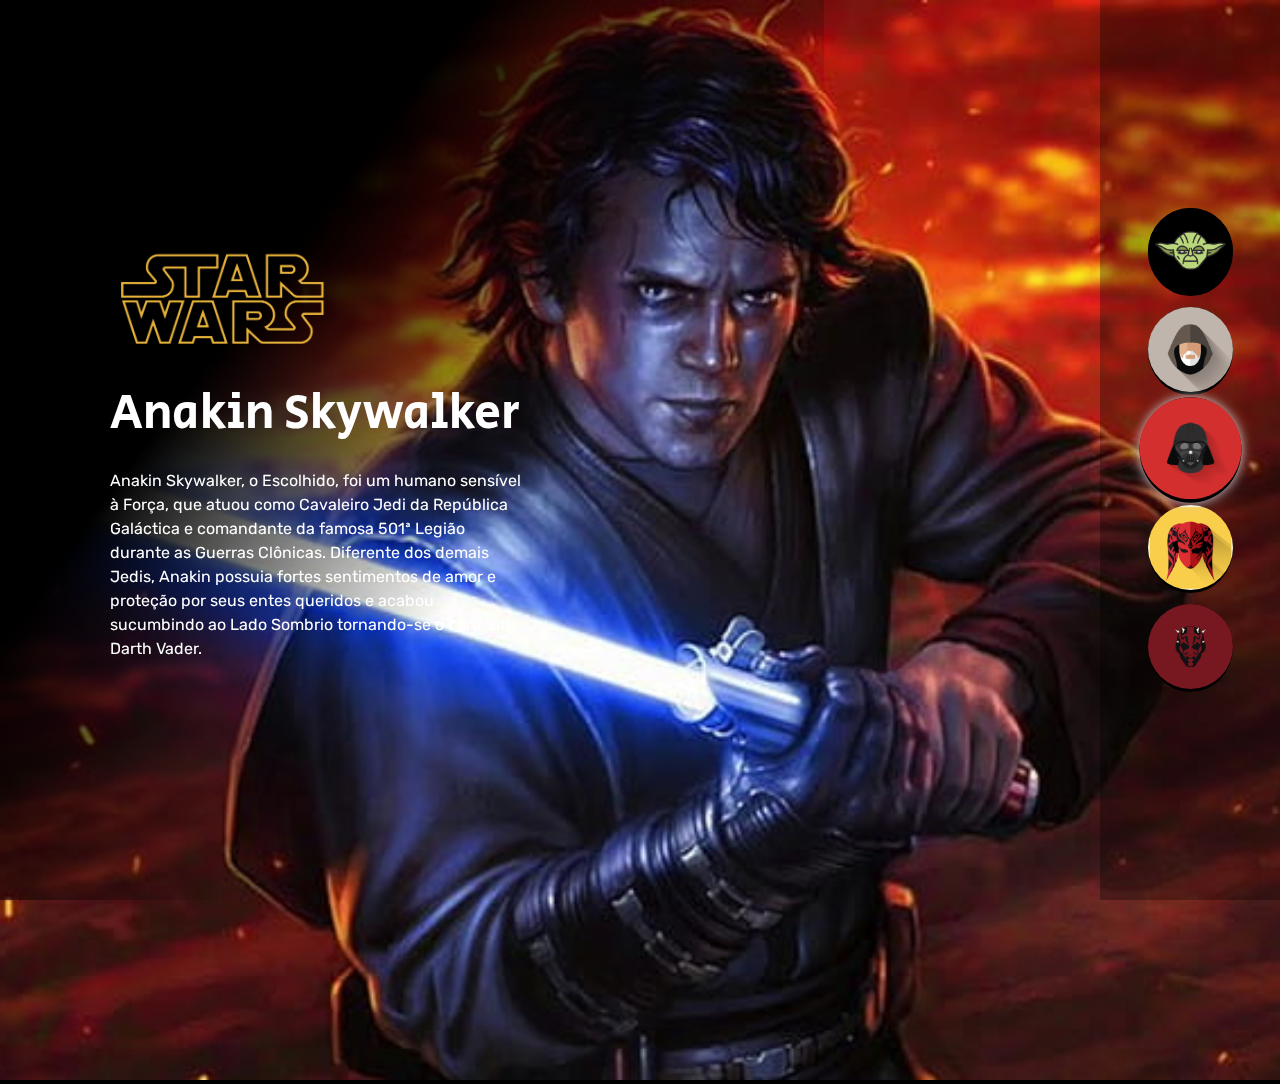
<file: index.html>
<!DOCTYPE html>
<html lang="pt-BR">
	<head>
		<meta charset="UTF-8" />
		<meta name="viewport" content="width=device-width, initial-scale=1.0" />

		<link rel="preconnect" href="https://fonts.googleapis.com" />
		<link rel="preconnect" href="https://fonts.gstatic.com" crossorigin />
		<link href="https://fonts.googleapis.com/css2?family=Rubik&family=Secular+One&display=swap" rel="stylesheet" />

		<link rel="stylesheet" href="./src/css/reset.css" />
		<link rel="stylesheet" href="./src/css/style.css" />
		<link rel="stylesheet" href="./src/css/responsive.css" />

		<title>Star Wars - Project</title>
	</head>

	<body>
		<main class="personagens">
			<div class="personagem">
				<img class="imagem pos-yoda" src="./src/imagens/yoda.jpg" alt="Personagem Mestre Yoda" width="1920" height="1200"/>
				<div class="conteudo">
					<i class="logo"></i>
					<h2 class="nome-personagem">Yoda</h2>
					<p class="descricao">De origem desconhecida, esse pequeno ser, falecido com um pouco mais de 900 anos, foi um dos mais poderosos usuários da Força de seu tempo. Serviu à República como Cavaleiro Jedi, fez parte do conselho jedi e foi mestre do jedi caído Dookan, Qui-Gon Jinn, Mace Windu, Cin Drallig, Obi-Wan Kenobi e Luke Skywalker</p>
				</div>
			</div>

			<div class="personagem">
				<img class="imagem pos-obi" src="./src/imagens/obiwan.jpg" alt="Personagem Mestre Obi-Wan Kenobi" />
				<div class="conteudo">
					<i class="logo"></i>
					<h2 class="nome-personagem">Obi-Wan Kenobi</h2>
					<p class="descricao">Natural do planeta Stewjon e treinado pelo grande Mestre Qui-Gon Jinn, Obi-Wan Kenobi foi um poderoso Jedi que serviu a República Galatica como Cavaleiro e General do 212º Batalhão de Ataque durante as Guerras Clônicas, foi mestre de Anakin Skywalker e posteriormente, sob o nome de Ben Kenobi, de seu filho Luke Skywalker.</p>
				</div>
			</div>

			<div class="personagem selecionado">
				<img class="imagem pos-anakin" src="./src/imagens/anakin.jpg" alt="Personagem Anakin Skywalker" />
				<div class="conteudo">
					<i class="logo"></i>
					<h2 class="nome-personagem">Anakin Skywalker</h2>
					<p class="descricao">Anakin Skywalker, o Escolhido, foi um humano sensível à Força, que atuou como Cavaleiro Jedi da República Galáctica e comandante da famosa 501ª Legião durante as Guerras Clônicas. Diferente dos demais Jedis, Anakin possuia fortes sentimentos de amor e proteção por seus entes queridos e acabou sucumbindo ao Lado Sombrio tornando-se o Lord Sith Darth Vader.</p>
				</div>
			</div>

			<div class="personagem">

				<img class="imagem pos-talon" src="./src/imagens/talon.jpg" alt="Personagem Darth Talon" />
				<div class="conteudo">
					<i class="logo"></i>
					<h2 class="nome-personagem">Darth Talon</h2>
					<p class="descricao">Braço direito de Darth Krayt, Talon foi uma Twi'lek Lethana da 3ª geração de siths e foi nascida e criada na Ordem sombria que ressurgiu em Korriban, a Sith também foi mestre de Cade Skywalker, o qual ira trai-la e renegar o lado sombrio.</p>
				</div>
			</div>

			<div class="personagem">
				<img class="imagem pos-maul" src="./src/imagens/maul.jpg" alt="Personagem Darth Maul" />
				<div class="conteudo">
					<i class="logo"></i>
					<h2 class="nome-personagem">Darth Maul</h2>
					<p class="descricao">Lorde Sith Zabrak Dathomiriano que viveu durante os anos finais da República Galáctica. Nascido de Mãe Talzin foi criado como um irmão da noite até se tornar aprendiz do misterioso Darth Sidious. Sua primeira aparição conhecida foi em Naboo onde enfrentou o Mestre Qui-Gon Jinn e seu aprendiz Obi-Wan, também foi a primeira aparição de um Sith em um milênio.</p>
				</div>
			</div>
		</main>
		<ul class="botoes">
			<li>
				<button class="botao">
					<img src="./src/imagens/YodaIcon.png" alt="Icone Mestre Yoda"/>
				</button>
			</li>
			<li>
				<button class="botao">
					<img src="./src/imagens/ObiWanKenobiIcon.png" alt="Icone Obi-Wan Kenobi" />
				</button>
			</li>
			<li>
				<button class="botao selecionado">
					<img src="./src/imagens/DarthVaderIcon.png" alt="Icone Darth Vader"/>
				</button>
			</li>
			<li>
				<button class="botao">
					<img src="./src/imagens/DarthTalonIcon.png" alt="Icone Darth Talon"/>
				</button>
			</li>
			<li>
				<button class="botao">
					<img src="./src/imagens/DarthMaulIcon.png" alt="Icon Darth Maul"/>
				</button>
			</li>
		</ul>

		<script src="./src/js/control.js"></script>
	</body>
</html>
</file>
<file: src/css/style.css>
body {
    background-color: #000000;
    overflow: hidden;
}

main::after {
    content: "";
    position: fixed;
    top: 0;
    left: -200px;
    min-height: 100vh;
    width: 80vw;

    background: linear-gradient(-233deg, #000 40%, rgba(0, 0, 0, 0) 65%) no-repeat;
}

main .personagem {
    display: none;
    height: 100vh;
}

main .personagem.selecionado {
    display: block;
}

main .personagem .imagem {
    width: 100%;
    object-fit: cover;
}

.conteudo {
    position: absolute;
    top: 0;
    left: 110px;
    display: flex;
    flex-direction: column;
    justify-content: center;
    min-height: 100vh;
    max-width: 415px;
    z-index: 1;
}

.conteudo .nome-personagem {
    color: #ffffff;
    font-size: 48px;
    font-family: "Secular One";
    font-weight: 400;
    margin-bottom: 20px;
}

.conteudo .descricao {
    color: #ffffff;
    font-family: "Rubik";
    line-height: 24px;
}

.conteudo .logo {
    background-image: url("../imagens/SW.png");
    background-size: cover;
    height: 105px;
    width: 230px;
    margin-bottom: 35px;
}

.botoes {
    position: fixed;
    top: 0;
    right: 0;
    display: flex;
    flex-direction: column;
    min-height: 100vh;
    width: 180px;
    justify-content: center;
    align-items: center;
    gap: 10px;
    background-color: rgba(0, 0, 0, 0.3);
}

.botoes .botao {
    border: none;
    background: #000000;
    cursor: pointer;
    border-radius: 50%;
}

.botoes .botao img {
    border-radius: 50%;
}

.botoes .botao.selecionado {
    transform: scale(1.2);
    box-shadow: 0 0 10px #D9D9D9;
}
</file>
<file: src/css/responsive.css>
@media (max-width: 1920px){
    main .personagem .pos-yoda{
        height: 130%;
    }
    main .personagem .pos-anakin{
        height: 120%;
    }
    main .personagem .pos-talon{
        height: 110%;
    }
    main .personagem .pos-maul{
        height: 100%;
    }
    .botoes .botao img {
        max-width: 85px;
    }
}

@media (max-width: 769px) {
    main::after {
        background: linear-gradient(0deg, #000 20%, rgba(0, 0, 0, 0.00) 65%) no-repeat;
        width: 1000vw;
    }

    main .personagem .imagem {
        height: 85%;
    }

    .conteudo {
        justify-content: flex-end;
        left: 0;
        top: -20%;
        max-width: 100vw;
        padding: 30px;
    }

    .conteudo .nome-personagem {
        font-size: 36px;
    }

    .conteudo .descricao {
        max-width: 500px;
    }

    .botoes {
        flex-direction: row;
        align-items: flex-end;
        width: 100%;
        padding: 30px;
    }

    .botoes .botao img {
        max-width: 70px;
    }
}

@media (max-width: 425px) {
    main .personagem .imagem {
        height: auto;
    }

    .conteudo .logo {
        width: 170px;
        height: 75px;
    }

    .conteudo {
        top: -30%;
    }

    .conteudo .nome-personagem {
        font-size: 24px;
    }

    .botoes {
        padding: 20px;
        top: -20%;
    }

    .botoes .botao img {
        max-width: 50px;
    }
}

@media (max-width: 320px) {
    main .personagem .imagem {
        height: auto;
    }

    .conteudo .logo {
        width: 170px;
        height: 75px;
    }

    .conteudo {
        top: -25%;
    }

    .conteudo .nome-personagem {
        font-size: 24px;
    }

    .botoes {
        padding: 20px;
        top: -5%;
    }

    .botoes .botao img {
        max-width: 50px;
    }
}

@media (max-width: 280px) {
    main .personagem .imagem {
        height: auto;
    }

    .conteudo {
        top: -15%;
    }

    .conteudo .logo {
        width: 140px;
        height: 70px;
    }

    .conteudo .nome-personagem {
        font-size: 20px;
    } 

    .conteudo .descricao {
        font-size: 10px;
        max-width: 700px;
    }

    .botoes {
        padding: 0px;
        top: -5%;
    }

    .botoes .botao img {
        max-width: 45px;
    }
}
</file>
